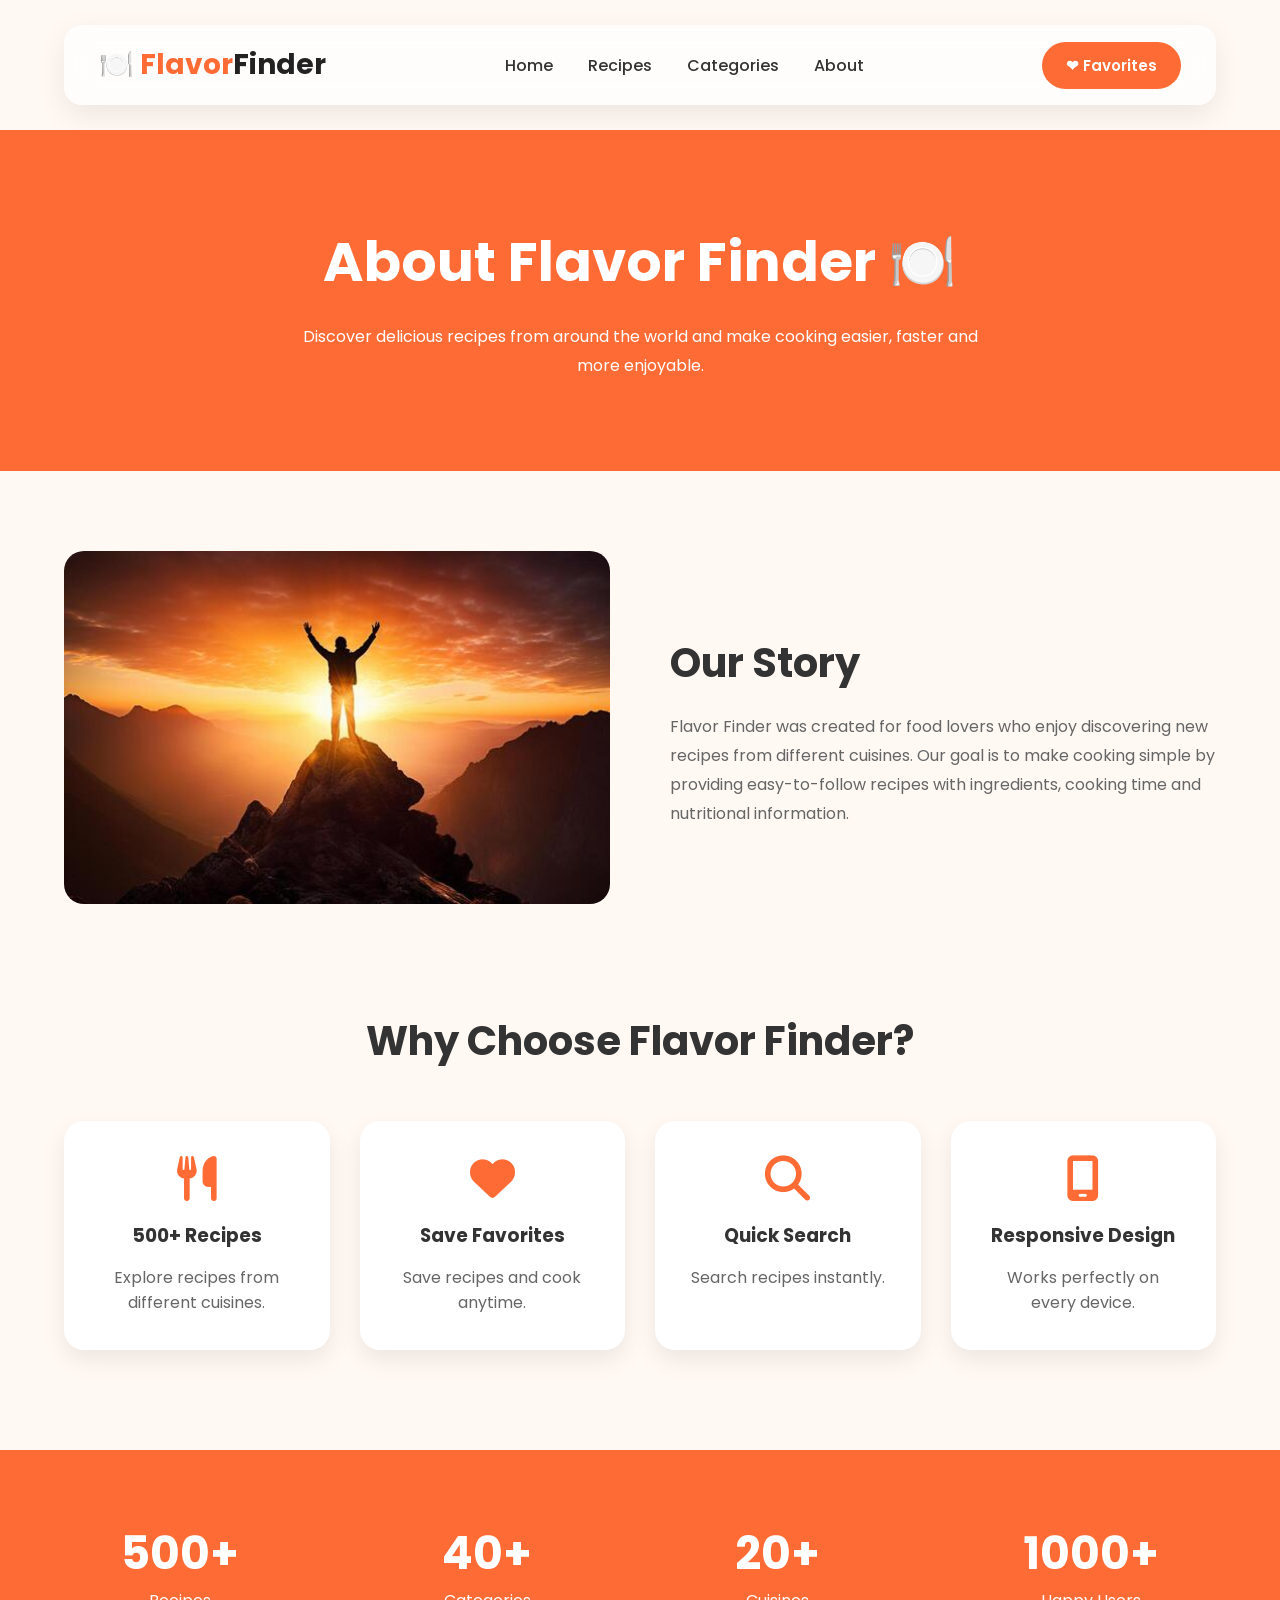
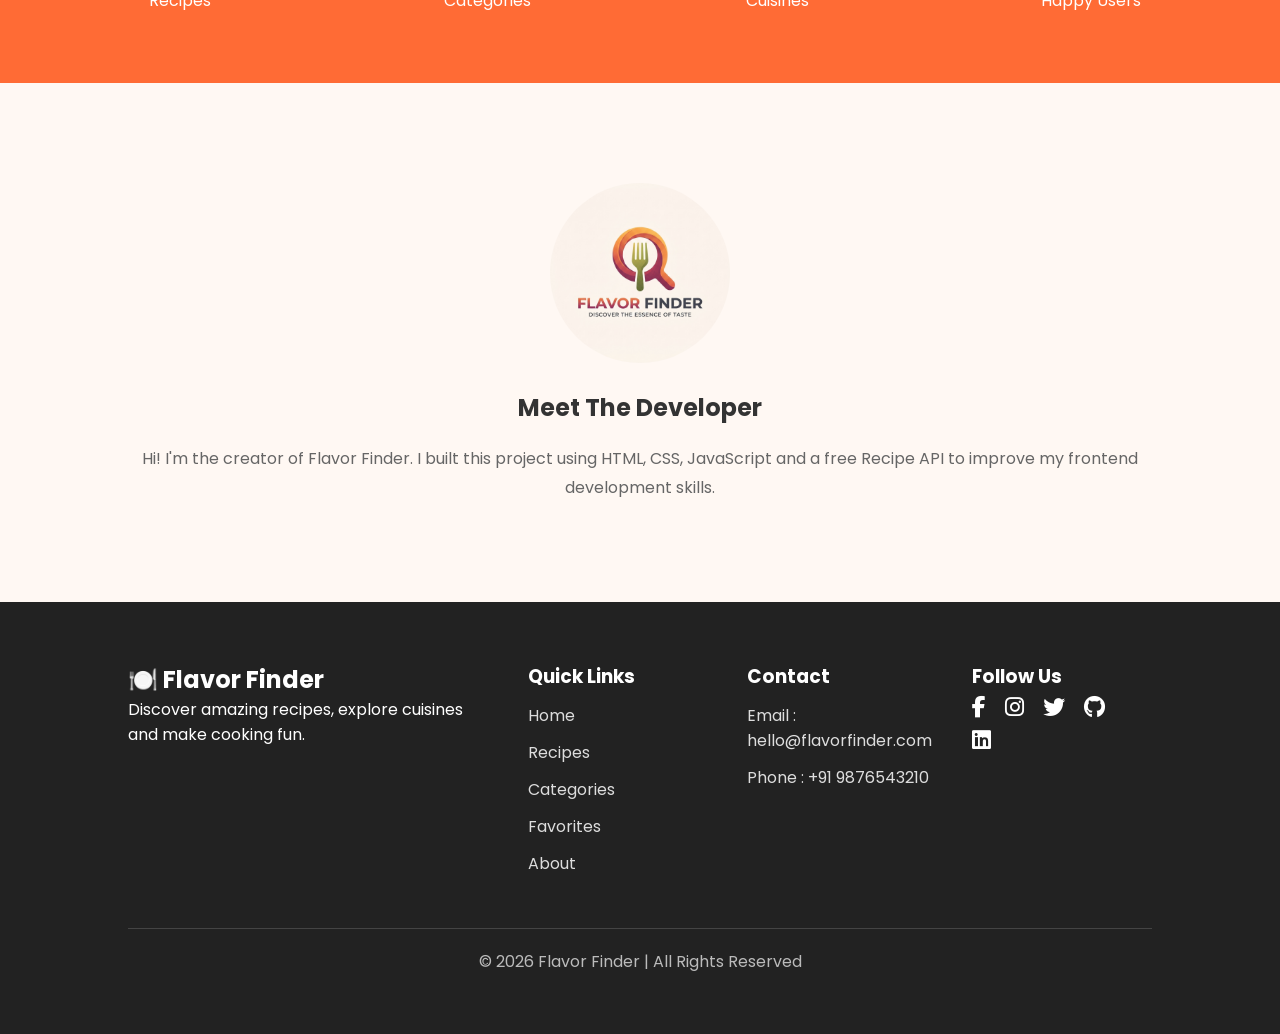
<file: about.html>
<!DOCTYPE html>
<html lang="en">
<head>
    <meta charset="UTF-8">
    <meta name="viewport" content="width=device-width, initial-scale=1.0">
    <title>About | Flavor Finder</title>

    <link rel="stylesheet" href="about.css">
    <link rel="stylesheet" href="style.css">
    <link rel="stylesheet"
    href="https://cdnjs.cloudflare.com/ajax/libs/font-awesome/6.7.1/css/all.min.css">
</head>
<body>
    <header>
        <nav class="navbar">

            <div class="logo">
                🍽️ Flavor<span>Finder</span>
            </div>

            <ul class="nav-links">
                <li><a href="index.html">Home</a></li>
                <li><a href="recipie.html">Recipes</a></li>
                <li><a href="categories.html">Categories</a></li>
                <li><a href="about.html">About</a></li>
            </ul>

            <!-- ✅ USE THIS RELATIVE LINK -->
       <a class="fav-btn" href="favorites.html">❤ Favorites</a>
        </nav>
    </header>
<!-- Hero -->
<section class="about-hero">
    <h1>About Flavor Finder 🍽️</h1>
    <p>
        Discover delicious recipes from around the world and
        make cooking easier, faster and more enjoyable.
    </p>
</section>
<!-- Story -->
<section class="story">
    <div class="left">
        <img src="images\ourstory.jpg" alt="Cooking">
    </div>
    <div class="right">
        <h2>Our Story</h2>
        <p>
            Flavor Finder was created for food lovers who enjoy
            discovering new recipes from different cuisines.

            Our goal is to make cooking simple by providing
            easy-to-follow recipes with ingredients,
            cooking time and nutritional information.
        </p>
    </div>
</section>
<!-- Features -->
<section class="features">
    <h2>Why Choose Flavor Finder?</h2>
    <div class="feature-box">
        <div class="feature">
            <i class="fa-solid fa-utensils"></i>
            <h3>500+ Recipes</h3>
            <p>
                Explore recipes from different cuisines.
            </p>
        </div>
        <div class="feature">
            <i class="fa-solid fa-heart"></i>
            <h3>Save Favorites</h3>
            <p>
                Save recipes and cook anytime.
            </p>
        </div>
        <div class="feature">
            <i class="fa-solid fa-magnifying-glass"></i>
            <h3>Quick Search</h3>
            <p>
                Search recipes instantly.
            </p>
        </div>
        <div class="feature">
            <i class="fa-solid fa-mobile-screen"></i>
            <h3>Responsive Design</h3>
            <p>
                Works perfectly on every device.
            </p>
        </div>
    </div>
</section>
<!-- Statistics -->
<section class="stats">
   <div class="stat">
        <h2>500+</h2>
        <p>Recipes</p>
    </div>
    <div class="stat">
        <h2>40+</h2>
        <p>Categories</p>
    </div>
    <div class="stat">
        <h2>20+</h2>
        <p>Cuisines</p>
    </div>
    <div class="stat">
        <h2>1000+</h2>
        <p>Happy Users</p>
    </div>
</section>
<!-- Developer -->
<section class="developer">
    <img src="images\logo.png" alt="Developer">
    <h2>Meet The Developer</h2>
    <p>
        Hi! I'm the creator of Flavor Finder.
        I built this project using HTML, CSS,
        JavaScript and a free Recipe API
        to improve my frontend development skills.
    </p>
</section>
<!-- CTA -->
<footer>
        <div class="footer-container">
            <div class="footer-logo">
                <h2>🍽️ Flavor Finder</h2>
                <p>
                    Discover amazing recipes,
                    explore cuisines and make cooking fun.
                </p>
            </div>
            <div class="footer-links">
                <h3>Quick Links</h3>
                <a href="index.html">Home</a>
                <a href="recipie.html">Recipes</a>
                <a href="categories.html">Categories</a>
                <a href="favorites.html">Favorites</a>
                <a href="about.html">About</a>
            </div>
            <div class="footer-contact">
                <h3>Contact</h3>
                <p>Email : hello@flavorfinder.com</p>
                <p>Phone : +91 9876543210</p>
            </div>
            <div class="footer-social">
                <h3>Follow Us</h3>
                <a href="#"><i class="fab fa-facebook-f"></i></a>
                <a href="#"><i class="fab fa-instagram"></i></a>
                <a href="#"><i class="fab fa-twitter"></i></a>
                <a href="#"><i class="fab fa-github"></i></a>
                <a href="#"><i class="fab fa-linkedin"></i></a>
            </div>
        </div>
        <div class="copyright">
            © 2026 Flavor Finder | All Rights Reserved
        </div>

    </footer>
</body>
</html>
</file>
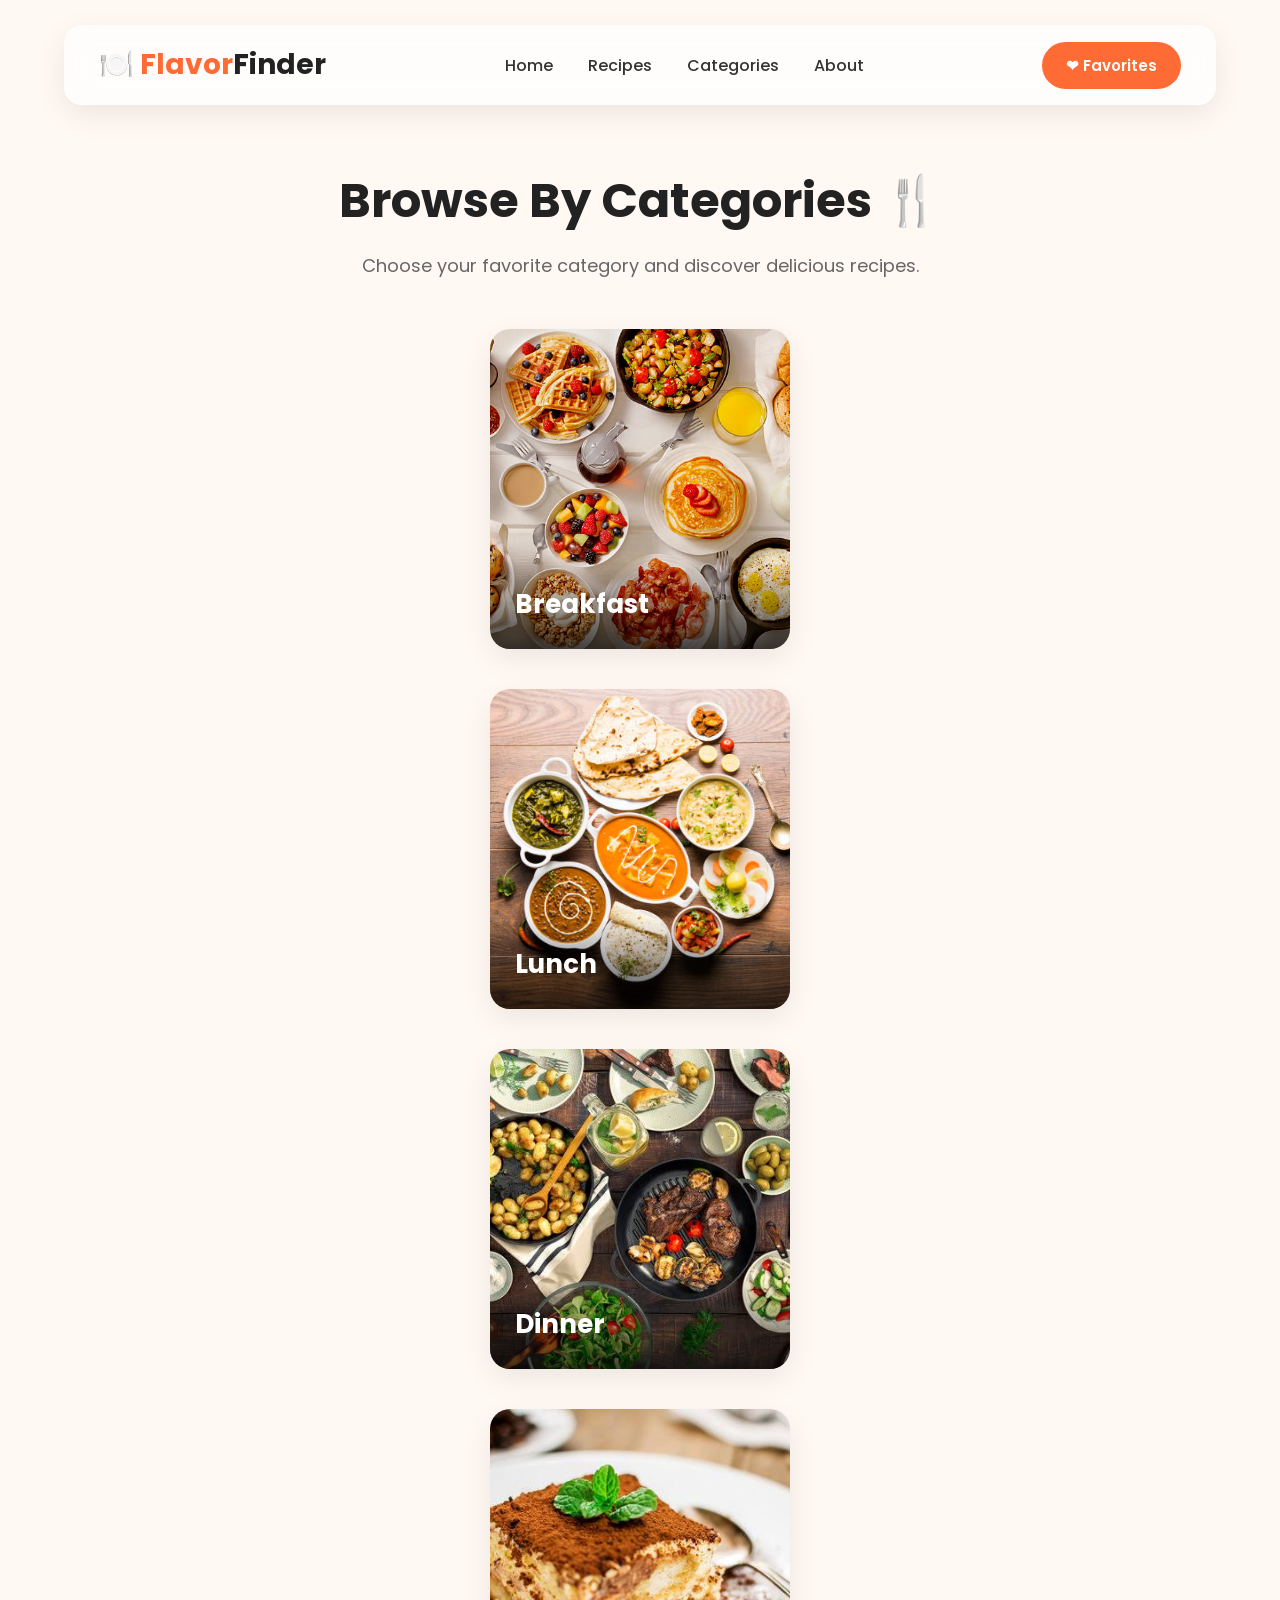
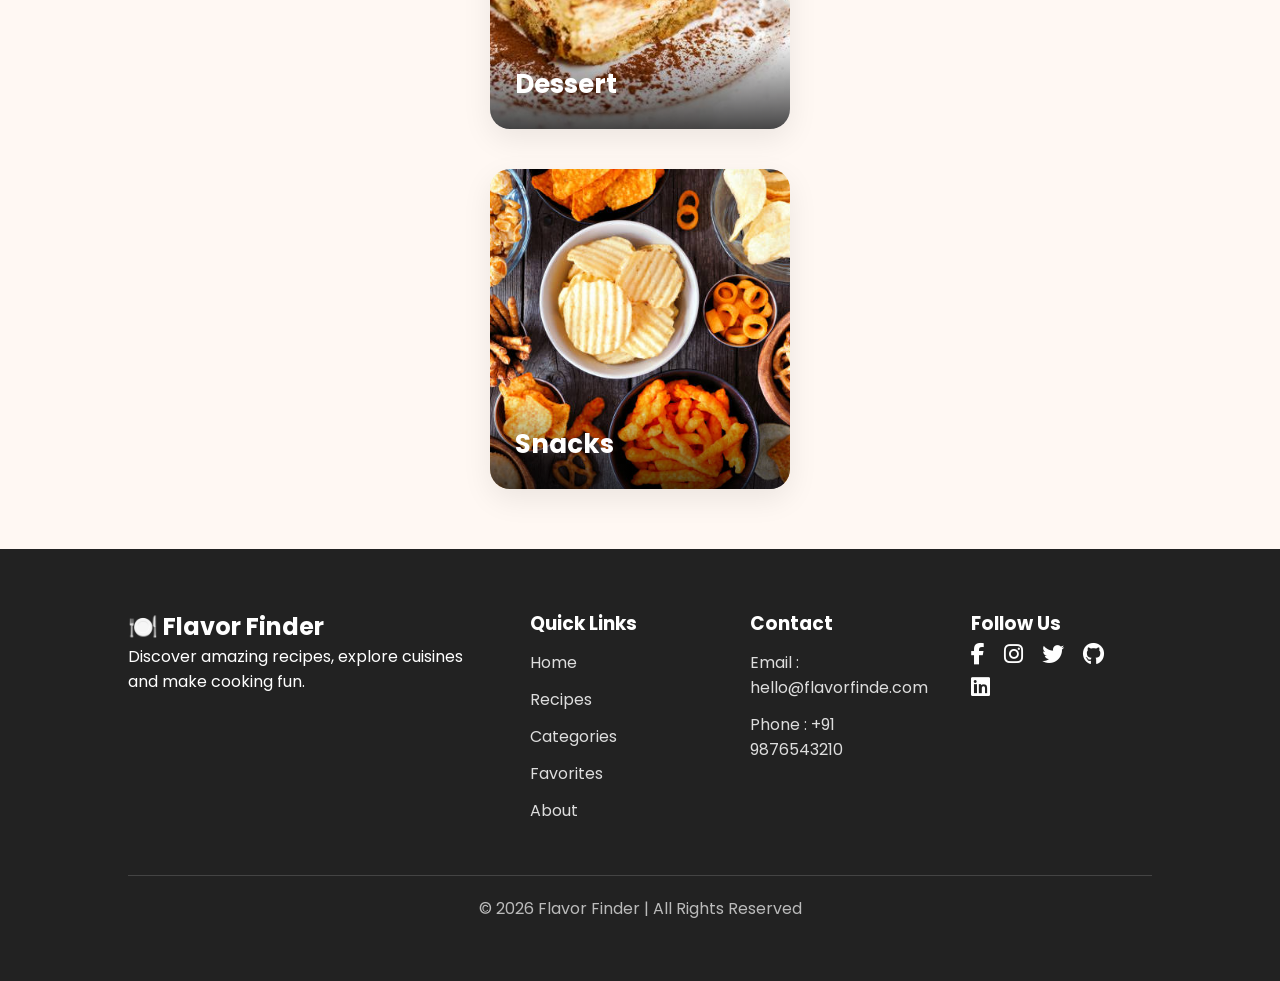
<file: categories.html>
<!DOCTYPE html>
<html lang="en">
<head>
    <meta charset="UTF-8">
    <meta name="viewport" content="width=device-width, initial-scale=1.0">
    <title>Categories | Flavor Finder</title>

    <link rel="stylesheet" href="categories.css">
    <link rel="stylesheet" href="style.css">
    <link rel="stylesheet"
    href="https://cdnjs.cloudflare.com/ajax/libs/font-awesome/6.7.1/css/all.min.css">
</head>
<body>

    <header>
        <nav class="navbar">

            <div class="logo">
                🍽️ Flavor<span>Finder</span>
            </div>

            <ul class="nav-links">
                <li><a href="index.html" >Home</a></li>
                <li><a href="recipie.html">Recipes</a></li>
                <li><a href="categories.html">Categories</a></li>
                <li><a href="about.html">About</a></li>
            </ul>

           <!-- ✅ USE THIS RELATIVE LINK -->
          <a class="fav-btn" href="favorites.html">❤ Favorites</a>

        </nav>
    </header>
<section class="categories">

    <h1>Browse By Categories 🍴</h1>

    <p>
        Choose your favorite category and discover delicious recipes.
    </p>

    <div class="category-card" data-category="breakfast">
    <img src="images\breakfast.jpg">
    <h3>Breakfast</h3>
</div>

<div class="category-card" data-category="lunch">
    <img src="images\lunch.jpg">
    <h3>Lunch</h3>
</div>

<div class="category-card" data-category="dinner">
    <img src="images\dinner1.jpg">
    <h3>Dinner</h3>
</div>

<div class="category-card" data-category="dessert">
    <img src="images\desserts.jpg">
    <h3>Dessert</h3>
</div>

<div class="category-card" data-category="snack">
    <img src="images\snacks.jpg">
    <h3>Snacks</h3>
</div>
</section>
    <footer>

        <div class="footer-container">

            <div class="footer-logo">

                <h2>🍽️ Flavor Finder</h2>

                <p>
                    Discover amazing recipes,
                    explore cuisines and make cooking fun.
                </p>
            </div>
            <div class="footer-links">
                <h3>Quick Links</h3>
                <a href="index.html">Home</a>
                <a href="recipie.html">Recipes</a>
                <a href="categories.html">Categories</a>
                <a href="favorites.html">Favorites</a>
                <a href="about.html">About</a>
            </div>
            <div class="footer-contact">
                <h3>Contact</h3>
                <p>Email : hello@flavorfinde.com</p>
                <p>Phone : +91 9876543210</p>
            </div>
            <div class="footer-social">
                <h3>Follow Us</h3>
                <a href="#"><i class="fab fa-facebook-f"></i></a>
                <a href="#"><i class="fab fa-instagram"></i></a>
                <a href="#"><i class="fab fa-twitter"></i></a>
                <a href="#"><i class="fab fa-github"></i></a>
                <a href="#"><i class="fab fa-linkedin"></i></a>
            </div>
        </div>
        <div class="copyright">
            © 2026 Flavor Finder | All Rights Reserved
        </div>
    </footer>

</body>
<script src="categories.js"> </script>
</html>
</file>
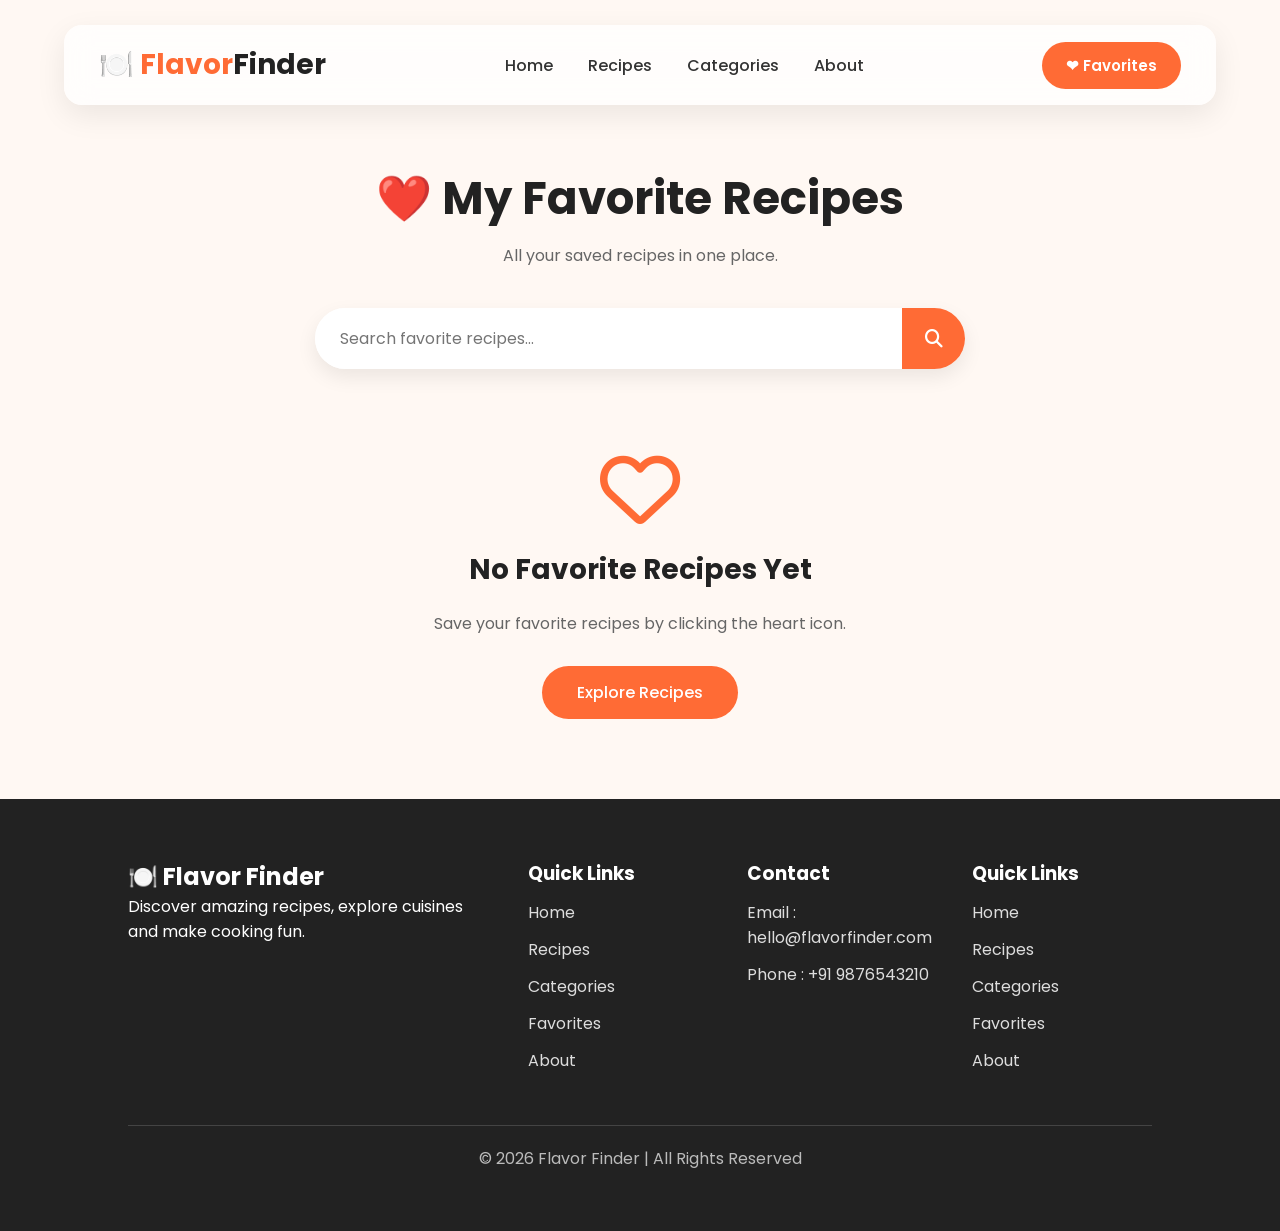
<file: favorites.html>
<!DOCTYPE html>
<html lang="en">
<head>
    <meta charset="UTF-8">
    <meta name="viewport" content="width=device-width, initial-scale=1.0">
    <title>Favorite Recipes | Flavor Finder</title>
    <link rel="stylesheet" href="favorites.css">
    <link rel="stylesheet" href="style.css">
    <link rel="stylesheet" href="https://cdnjs.cloudflare.com/ajax/libs/font-awesome/6.7.1/css/all.min.css">
</head>
<body>
    <header>
        <nav class="navbar">
            <div class="logo">
                🍽️ Flavor<span>Finder</span>
            </div>
            <ul class="nav-links">
                <li><a href="index.html">Home</a></li>
                <li><a href="recipie.html">Recipes</a></li>
                <li><a href="categories.html">Categories</a></li>
                <li><a href="about.html">About</a></li>
            </ul>
            <a class="fav-btn" href="favorites.html">❤ Favorites</a>
        </nav>
    </header>

    <section class="favorites">
        <div class="heading">
            <h1>❤️ My Favorite Recipes</h1>
            <p>All your saved recipes in one place.</p>
        </div>

        <!-- Search -->
        <div class="favorite-search">
            <input type="text" placeholder="Search favorite recipes...">
            <button>
                <i class="fa-solid fa-magnifying-glass"></i>
            </button>
        </div>

        <!-- Total -->
        <div class="favorite-info"></div>

        <!-- Cards (generated by JS) -->
        <div class="favorite-grid"></div>

        <!-- Empty State -->
        <div class="empty-state">
            <i class="fa-regular fa-heart"></i>
            <h2>No Favorite Recipes Yet</h2>
            <p>Save your favorite recipes by clicking the heart icon.</p>
            <a href="recipie.html">
                <button>Explore Recipes</button>
            </a>
        </div>
    </section>

    <footer>
        <div class="footer-container">
            <div class="footer-logo">
                <h2>🍽️ Flavor Finder</h2>
                <p>Discover amazing recipes, explore cuisines and make cooking fun.</p>
            </div>
            <div class="footer-links">
                <h3>Quick Links</h3>
                <a href="index.html">Home</a>
                <a href="recipie.html">Recipes</a>
                <a href="categories.html">Categories</a>
                <a href="favorites.html">Favorites</a>
                <a href="about.html">About</a>
            </div>
            <div class="footer-contact">
                <h3>Contact</h3>
                <p>Email : hello@flavorfinder.com</p>
                <p>Phone : +91 9876543210</p>
            </div>
            <div class="footer-links">
                <h3>Quick Links</h3>
                <a href="index.html">Home</a>
                <a href="recipie.html">Recipes</a>
                <a href="categories.html">Categories</a>
                <a href="favorites.html">Favorites</a>
                <a href="about.html">About</a>
            </div>
        </div>
        <div class="copyright">
            © 2026 Flavor Finder | All Rights Reserved
        </div>
    </footer>

    <script src="favorites.js"></script>
</body>
</html>
</file>
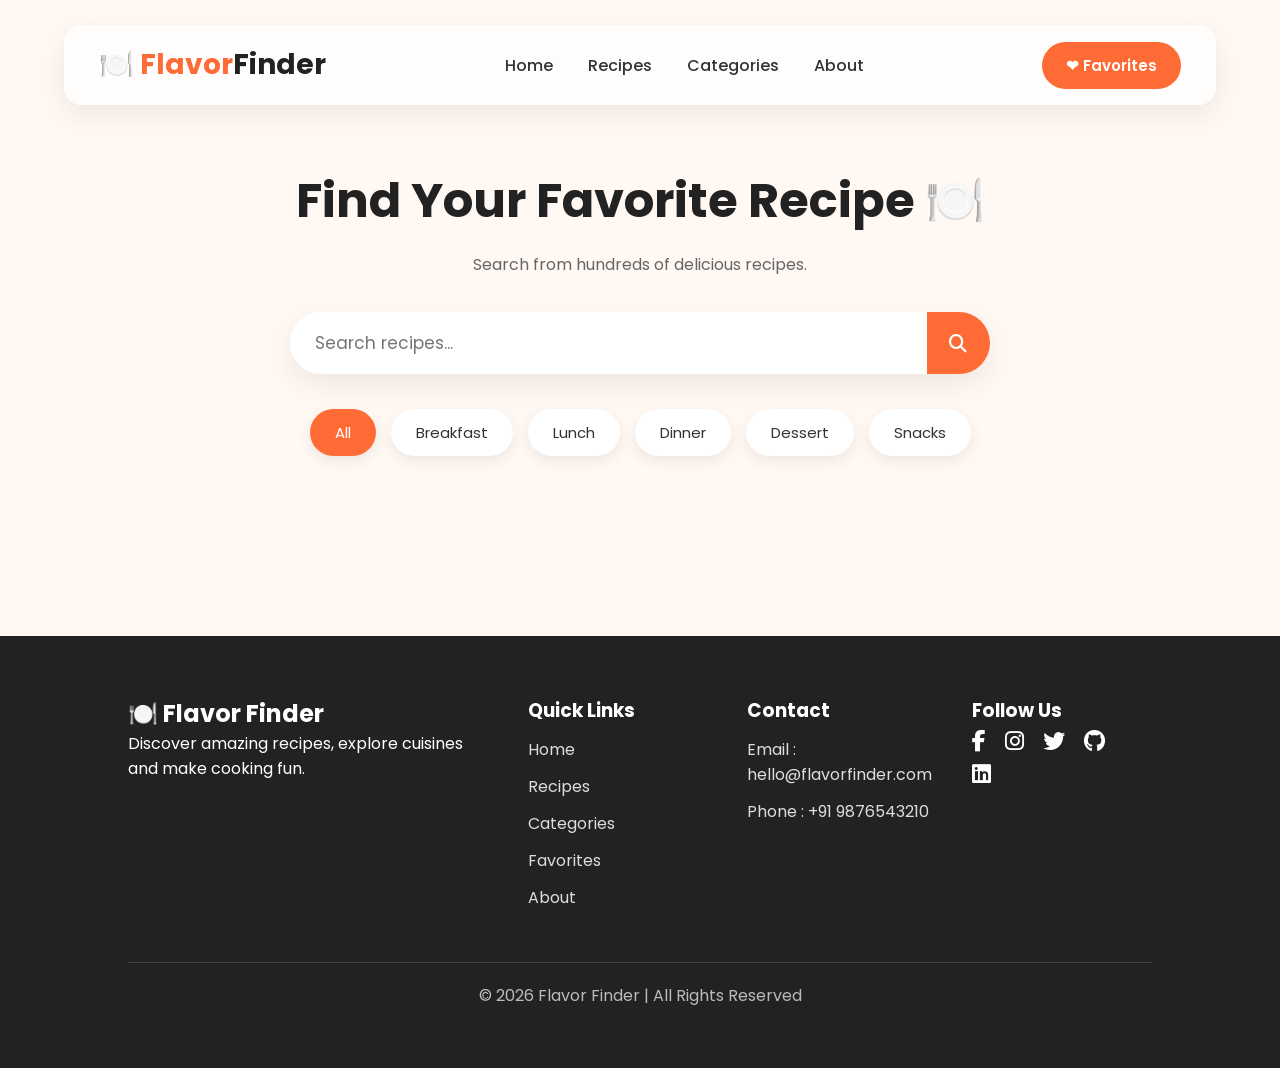
<file: recipie.html>
<!DOCTYPE html>
<html lang="en">
<head>
    <meta charset="UTF-8">
    <meta name="viewport" content="width=device-width, initial-scale=1.0">
    <title>Recipes | Flavor Finder</title>
    <link rel="stylesheet" href="recipe.css">
    <link rel="stylesheet" href="style.css">
    <link rel="stylesheet" href="https://cdnjs.cloudflare.com/ajax/libs/font-awesome/6.7.1/css/all.min.css">
</head>
<body>
    <header>
        <nav class="navbar">
            <div class="logo">
                🍽️ Flavor<span>Finder</span>
            </div>
            <ul class="nav-links">
                <li><a href="index.html">Home</a></li>
                <li><a href="recipie.html">Recipes</a></li>
                <li><a href="categories.html">Categories</a></li>
                <li><a href="about.html">About</a></li>
            </ul>
            <a class="fav-btn" href="favorites.html">❤ Favorites</a>
        </nav>
    </header>

    <section class="recipe-page">
        <h1>Find Your Favorite Recipe 🍽️</h1>
        <p>Search from hundreds of delicious recipes.</p>
        <div class="search-box">
            <input type="text" id="searchInput" placeholder="Search recipes...">
            <button id="searchBtn">
                <i class="fa-solid fa-magnifying-glass"></i>
            </button>
        </div>
        <div class="filters">
            <button class="active" data-category="all">All</button>
            <button data-category="breakfast">Breakfast</button>
            <button data-category="lunch">Lunch</button>
            <button data-category="dinner">Dinner</button>
            <button data-category="dessert">Dessert</button>
            <button data-category="snack">Snacks</button>
        </div>
    </section>

    <!-- Recipes Grid -->
    <section class="recipes-container"></section>

    <footer>
        <div class="footer-container">
            <div class="footer-logo">
                <h2>🍽️ Flavor Finder</h2>
                <p>Discover amazing recipes, explore cuisines and make cooking fun.</p>
            </div>
            <div class="footer-links">
                <h3>Quick Links</h3>
                <a href="index.html">Home</a>
                <a href="recipie.html">Recipes</a>
                <a href="categories.html">Categories</a>
                <a href="favorites.html">Favorites</a>
                <a href="about.html">About</a>
            </div>
            <div class="footer-contact">
                <h3>Contact</h3>
                <p>Email : hello@flavorfinder.com</p>
                <p>Phone : +91 9876543210</p>
            </div>
            <div class="footer-social">
                <h3>Follow Us</h3>
                <a href="#"><i class="fab fa-facebook-f"></i></a>
                <a href="#"><i class="fab fa-instagram"></i></a>
                <a href="#"><i class="fab fa-twitter"></i></a>
                <a href="#"><i class="fab fa-github"></i></a>
                <a href="#"><i class="fab fa-linkedin"></i></a>
            </div>
        </div>
        <div class="copyright">
            © 2026 Flavor Finder | All Rights Reserved
        </div>
    </footer>

    <script src="recipes.js"></script>
</body>
</html>
</file>
<file: about.css>
*{
    margin:0;
    padding:0;
    box-sizing:border-box;
    font-family:Poppins,sans-serif;
}
body{
    background:#fff8f3;
    color:#333;
}
/* Hero */
.about-hero{
    padding:90px 10%;
    text-align:center;
    background:#ff6b35;
    color:white;
}
.about-hero h1{
    font-size:55px;
    margin-bottom:20px;
}
.about-hero p{
    max-width:700px;
    margin:auto;
    line-height:1.8;
}
/* Story */
.story{
    width:90%;
    margin:80px auto;
    display:flex;
    align-items:center;
    gap:60px;
    flex-wrap:wrap;
}
.story img{
    width:100%;
    border-radius:20px;
}
.left,.right{
    flex:1;
}
.right h2{
    font-size:40px;
     margin-bottom:20px;
}
.right p{
    line-height:1.8;
    color:#666;
}
/* Features */
.features{
    width:90%;
    margin:100px auto;
    text-align:center;
}
.features h2{
    margin-bottom:50px;
    font-size:40px;
}
.feature-box{
    display:grid;
    grid-template-columns:repeat(auto-fit,minmax(250px,1fr));
    gap:30px;
}
.feature{
    background:white;
    padding:35px;
    border-radius:20px;
    box-shadow:0 10px 25px rgba(0,0,0,.08);
}
.feature i{
    font-size:45px;
    color:#ff6b35;
    margin-bottom:20px;
}
.feature p{
    color:#666;
    margin-top:15px;
}
/* Stats */
.stats{
    background:#ff6b35;
    color:white;
    display:flex;
    justify-content:space-around;
    padding:70px 20px;
    flex-wrap:wrap;
    text-align:center;
}
.stat h2{
    font-size:45px;
}
/* Developer */
.developer{
    width:80%;
    margin:100px auto;
    text-align:center;
}
.developer img{
    width:180px;
    border-radius:50%;
    margin-bottom:20px;
}
.developer p{
    margin-top:20px;
    color:#666;
    line-height:1.8;
}
/* CTA */
.cta{
   text-align:center;
    padding:80px 20px;
    background:#fff;
}
.cta h2{
    margin-bottom:25px;
    font-size:35px;
}
.cta button{
    padding:15px 35px;
    border:none;
    border-radius:40px;
    background:#ff6b35;
    color:white;
    font-size:18px;
    cursor:pointer;
}
</file>
<file: style.css>
/* Google Font */
@import url('https://fonts.googleapis.com/css2?family=Poppins:wght@300;400;500;600;700&display=swap');

*{
    margin:0;
    padding:0;
    box-sizing:border-box;
    font-family:'Poppins',sans-serif;
}

body{
    background:#fff8f3;
}

/* Navbar */

.navbar{
    width:90%;
    height:80px;

    margin:25px auto;

    display:flex;
    justify-content:space-between;
    align-items:center;

    padding:0 35px;

    background:rgba(255,255,255,.75);

    backdrop-filter:blur(15px);

    border-radius:18px;

    box-shadow:0 10px 30px rgba(0,0,0,.08);
}

/* Logo */

.logo{
    font-size:28px;
    font-weight:700;
    color:#ff6b35;
    cursor:pointer;
}

.logo span{
    color:#222;
}

/* Navigation */

.nav-links{
    display:flex;
    list-style:none;
    gap:35px;
}

.nav-links a{
    text-decoration:none;
    color:#333;
    font-size:16px;
    font-weight:500;
    position:relative;
    transition:.3s;
}

.nav-links a:hover,
.nav-links .active{
    color:#ff6b35;
}

.nav-links a::after{
    content:"";
    position:absolute;
    left:0;
    bottom:-6px;

    width:0%;
    height:2px;

    background:#ff6b35;

    transition:.3s;
}

.nav-links a:hover::after{
    width:100%;
}

/* Button */

.fav-btn{
    border:none;
    outline:none;
    background:#ff6b35;
    color:#fff;
    padding:12px 24px;
    border-radius:50px;
    cursor:pointer;
    font-size:15px;
    font-weight:600;
    transition:.3s;
    text-decoration: none;
}

.fav-btn:hover{
    background:#ff8c42;
    transform:translateY(-3px);
    box-shadow:0 8px 20px rgba(255,107,53,.3);
}

/* Responsive */

@media(max-width:900px){

    .navbar{
        flex-direction:column;
        height:auto;
        padding:20px;
        gap:20px;
    }

    .nav-links{
        flex-wrap:wrap;
        justify-content:center;
        gap:20px;
    }

}
/* Hero */

.hero{
    width:90%;
    margin:80px auto;
    display:flex;
    justify-content:space-between;
    align-items:center;
    gap:60px;
}

.hero-content{
    flex:1;
}

.hero-content h1{
    font-size:55px;
    color:#222;
    margin-bottom:20px;
}

.hero-content p{
    font-size:18px;
    color:#666;
    line-height:1.8;
    margin-bottom:30px;
}

.hero-content button{
    padding:15px 35px;
    border:none;
    border-radius:50px;
    background:#ff6b35;
    color:white;
    font-size:17px;
    cursor:pointer;
    transition:.3s;
}
.exploreBtn{
    color: red;
    background-color: yellow;
    text-decoration: none;
    border-radius: 15px;
    padding: 12px 9px;

}
.hero-content button:hover{
    transform:translateY(-5px);
}

.hero-image{
    flex:1;
    text-align:center;
    width: 100%;
}

.hero-image img{
    width:100%;
    max-width:500px;
}

/* About */

.about{
    width:90%;
    margin:100px auto;
    text-align:center;
}

.about h2{
    font-size:40px;
    margin-bottom:50px;
}

.about-box{
    display:flex;
    justify-content:center;
    gap:30px;
    flex-wrap:wrap;
}

.card{
    width:300px;
    padding:30px;
    border-radius:20px;
    background:white;
    box-shadow:0 10px 30px rgba(0,0,0,.08);
}

.card i{
    font-size:45px;
    color:#ff6b35;
    margin-bottom:20px;
}

.card h3{
    margin-bottom:15px;
}

.card p{
    color:#666;
    line-height:1.7;
}

/* Footer */

footer{
    background:#222;
    color:white;
    padding:60px 10%;
}

.footer-container{
    display:grid;
    grid-template-columns:2fr 1fr 1fr 1fr;
    gap:40px;
}

.footer-links a{
    display:block;
    color:#ddd;
    text-decoration:none;
    margin:12px 0;
}

.footer-contact p{
    margin:12px 0;
    color:#ddd;
}

.footer-social a{
    color:white;
    margin-right:15px;
    font-size:22px;
}

.footer-social a:hover{
    color:#ff6b35;
}

.copyright{
    text-align:center;
    margin-top:40px;
    border-top:1px solid #444;
    padding-top:20px;
    color:#bbb;
}
/* ========================================= */
/* MOBILE RESPONSIVE */
/* ========================================= */

@media screen and (max-width:768px){
    *{
        overflow-x:hidden;
    }
    body{
        overflow-x:hidden;
    }
    /* Navbar */
    .navbar{
        width:95%;
        height:auto;
        padding:20px;
        flex-direction:column;
        gap:20px;
        text-align:center;
    }
    .logo{
        font-size:26px;
    }
    .nav-links{
        width:100%;
        flex-direction:column;
        gap:15px;
    }
    .nav-links li{
        width:100%;
    }
    .nav-links a{
        display:block;
        padding:8px;
    }
    .fav-btn{
        width:100%;
        display:block;
        text-align:center;
    }
    /* Hero */
    .hero{
        flex-direction:column-reverse;
        text-align:center;
        gap:40px;
        margin:50px auto;
    }
    .hero-content{
        width:100%;
    }
    .hero-content h1{
        font-size:34px;
        line-height:1.3;
    }
    .hero-content p{
        font-size:16px;
    }
    .hero-content button{
        width:100%;
        padding:15px;
    }
    .hero-image{
        width:100%;
    }
    .hero-image img{
        width:100%;
        max-width:320px;
    }
    /* About */
    .about{
        margin:70px auto;
    }
    .about h2{
        font-size:30px;
    }
    .about-box{
        flex-direction:column;
        align-items:center;
    }
    .card{
        width:100%;
        max-width:350px;
    }
    /* Footer */
    footer{
        padding:50px 25px;
    }
    .footer-container{
        grid-template-columns:1fr;
        text-align:center;
        gap:35px;
    }
    .footer-links a{
        margin:8px 0;
    }
    .footer-social{
        margin-top:10px;
    }
    .footer-social a{
        margin:0 10px;
    }
    .copyright{
        margin-top:30px;
     }
}
/* ========================================= */
/* TABLET */
/* ========================================= */

@media screen and (min-width:769px) and (max-width:1024px){
    .hero{
        flex-direction:column;
        text-align:center;
    }
    .hero-image img{
        max-width:450px;
    }
    .about-box{
        justify-content:center;
    }
    .footer-container{
        grid-template-columns:repeat(2,1fr);
        text-align:center;
    }
}
</file>
<file: categories.css>
/* Categories Section */
.categories {
    width: 90%;
    margin: 60px auto;
    text-align: center;
}

.categories h1 {
    font-size: 48px;
    color: #222;
}

.categories > p {
    margin: 15px 0 50px;
    color: #666;
    font-size: 18px;
}

/* Category Cards Grid */
.category-card {
    width: 100%;
    max-width: 300px;
    margin: 0 auto 40px;
    border-radius: 20px;
    overflow: hidden;
    position: relative;
    cursor: pointer;
    box-shadow: 0 10px 30px rgba(0, 0, 0, .08);
    transition: .4s;
}

.category-card:hover {
    transform: translateY(-10px) scale(1.02);
    box-shadow: 0 20px 40px rgba(0, 0, 0, .15);
}

.category-card img {
    width: 100%;
    height: 320px;
    object-fit: cover;
    display: block;
    transition: .4s;
}

.category-card:hover img {
    transform: scale(1.08);
}

.category-card h3 {
    position: absolute;
    bottom: 0;
    left: 0;
    right: 0;
    padding: 25px;
    margin: 0;
    background: linear-gradient(transparent, rgba(0, 0, 0, .7));
    color: white;
    font-size: 26px;
    text-align: left;
    text-transform: capitalize;
}

/* ===========================
   Category Header (after click)
   =========================== */
.cat-header {
    margin-bottom: 50px;
}

.cat-header h1 {
    font-size: 42px;
    color: #222;
    margin-bottom: 10px;
    text-transform: capitalize;
}

.cat-header p {
    color: #888;
    font-size: 17px;
    margin-bottom: 30px;
}

.back-btn {
    display: inline-flex;
    align-items: center;
    gap: 8px;
    padding: 12px 28px;
    border: 2px solid #ff6b35;
    border-radius: 30px;
    background: transparent;
    color: #ff6b35;
    font-size: 15px;
    font-weight: 600;
    cursor: pointer;
    transition: .3s;
    margin-bottom: 20px;
    font-family: Poppins, sans-serif;
}

.back-btn:hover {
    background: #ff6b35;
    color: white;
}

/* ===========================
   Category Recipe Cards Grid
   =========================== */
.cat-recipes-grid {
    display: grid;
    grid-template-columns: repeat(auto-fit, minmax(280px, 1fr));
    gap: 30px;
    padding-bottom: 50px;
}

.cat-recipe-card {
    background: white;
    border-radius: 18px;
    overflow: hidden;
    box-shadow: 0 10px 25px rgba(0, 0, 0, .08);
    transition: .3s;
}

.cat-recipe-card:hover {
    transform: translateY(-8px);
    box-shadow: 0 15px 35px rgba(0, 0, 0, .12);
}

.cat-recipe-card img {
    width: 100%;
    height: 220px;
    object-fit: cover;
}

.cat-card-content {
    padding: 20px;
}

.cat-card-content h3 {
    font-size: 19px;
    color: #222;
    margin-bottom: 6px;
}

.cat-card-content p {
    color: #888;
    font-size: 14px;
    margin-bottom: 15px;
    text-transform: capitalize;
}

.cat-card-info {
    display: flex;
    justify-content: space-between;
    font-size: 13px;
    color: #666;
    margin-bottom: 18px;
    flex-wrap: wrap;
    gap: 5px;
}

.cat-view-btn {
    width: 100%;
    border: none;
    padding: 14px;
    border-radius: 10px;
    background: #ff6b35;
    color: white;
    font-size: 15px;
    font-weight: 500;
    cursor: pointer;
    transition: .3s;
    font-family: Poppins, sans-serif;
}

.cat-view-btn:hover {
    background: #e55a28;
    transform: scale(1.02);
}

/* ===========================
   Modal Overlay
   =========================== */
.cat-modal-overlay {
    position: fixed;
    top: 0;
    left: 0;
    width: 100%;
    height: 100%;
    background: rgba(0, 0, 0, .6);
    backdrop-filter: blur(5px);
    z-index: 1000;
    display: none;
    justify-content: center;
    align-items: flex-start;
    padding: 30px 15px;
    overflow-y: auto;
}

.cat-modal-overlay.active {
    display: flex;
}

.cat-modal-content {
    background: white;
    border-radius: 20px;
    width: 750px;
    max-width: 100%;
    position: relative;
    overflow: hidden;
    animation: catSlideIn .4s ease;
    margin: auto 0;
}

@keyframes catSlideIn {
    from {
        opacity: 0;
        transform: translateY(40px) scale(.96);
    }
    to {
        opacity: 1;
        transform: translateY(0) scale(1);
    }
}

.cat-modal-close {
    position: absolute;
    top: 15px;
    right: 15px;
    width: 40px;
    height: 40px;
    border-radius: 50%;
    border: none;
    background: rgba(0, 0, 0, .5);
    color: white;
    font-size: 20px;
    cursor: pointer;
    z-index: 10;
    display: flex;
    align-items: center;
    justify-content: center;
    transition: .3s;
}

.cat-modal-close:hover {
    background: #ff6b35;
    transform: rotate(90deg);
}

.cat-modal-image {
    position: relative;
    width: 100%;
    height: 350px;
    overflow: hidden;
}

.cat-modal-image img {
    width: 100%;
    height: 100%;
    object-fit: cover;
}

.cat-modal-badges {
    position: absolute;
    bottom: 15px;
    left: 15px;
    display: flex;
    gap: 10px;
}

.cat-badge {
    padding: 6px 16px;
    border-radius: 20px;
    font-size: 13px;
    font-weight: 500;
    color: white;
    text-transform: capitalize;
}

.cat-badge:first-child {
    background: #ff6b35;
}

.cat-badge:last-child {
    background: #333;
}

.cat-modal-body {
    padding: 30px;
}

.cat-modal-body h1 {
    font-size: 28px;
    color: #222;
    margin-bottom: 5px;
}

.cat-modal-cuisine {
    color: #888;
    font-size: 15px;
    margin-bottom: 25px;
    text-transform: capitalize;
}

/* Stats */
.cat-modal-stats {
    display: flex;
    flex-wrap: wrap;
    gap: 12px;
    margin-bottom: 30px;
    padding-bottom: 25px;
    border-bottom: 1px solid #eee;
}

.cat-stat {
    flex: 1;
    min-width: 100px;
    display: flex;
    align-items: center;
    gap: 10px;
    padding: 12px 15px;
    background: #fff8f3;
    border-radius: 12px;
}

.cat-stat > i {
    font-size: 20px;
    color: #ff6b35;
}

.cat-stat div {
    display: flex;
    flex-direction: column;
}

.cat-stat-label,
.cat-label {
    font-size: 11px;
    color: #999;
    text-transform: uppercase;
    letter-spacing: .5px;
}

.cat-stat-value {
    font-size: 15px;
    font-weight: 600;
    color: #222;
}

/* Sections */
.cat-modal-section {
    margin-bottom: 30px;
}

.cat-modal-section h2 {
    font-size: 20px;
    color: #222;
    margin-bottom: 15px;
    display: flex;
    align-items: center;
    gap: 10px;
}

.cat-modal-section h2 i {
    color: #ff6b35;
    font-size: 18px;
}

/* Ingredients */
.cat-ingredients {
    list-style: none;
    display: grid;
    grid-template-columns: 1fr 1fr;
    gap: 10px;
}

.cat-ingredients li {
    padding: 10px 15px;
    background: #fff8f3;
    border-radius: 10px;
    font-size: 14px;
    color: #444;
    display: flex;
    align-items: center;
    gap: 8px;
    transition: .2s;
    cursor: pointer;
}

.cat-ingredients li:hover {
    background: #ffe8dc;
}

.cat-ingredients li.checked {
    text-decoration: line-through;
    opacity: .5;
}

.cat-ingredients li::before {
    content: "🥄";
    font-size: 13px;
}

/* Instructions */
.cat-instructions {
    list-style: none;
    counter-reset: step;
    display: flex;
    flex-direction: column;
    gap: 15px;
}

.cat-instructions li {
    counter-increment: step;
    display: flex;
    gap: 15px;
    align-items: flex-start;
    font-size: 14px;
    color: #555;
    line-height: 1.7;
}

.cat-instructions li::before {
    content: counter(step);
    flex-shrink: 0;
    width: 32px;
    height: 32px;
    border-radius: 50%;
    background: #ff6b35;
    color: white;
    display: flex;
    align-items: center;
    justify-content: center;
    font-size: 14px;
    font-weight: 600;
    margin-top: 2px;
}

/* Tags */
.cat-modal-tags {
    display: flex;
    flex-wrap: wrap;
    gap: 8px;
    margin-bottom: 25px;
}

.cat-modal-tags span {
    padding: 6px 16px;
    background: #f0f0f0;
    border-radius: 20px;
    font-size: 13px;
    color: #555;
    text-transform: capitalize;
}

/* Favorite Button */
.cat-fav-btn {
    width: 100%;
    padding: 16px;
    border: 2px solid #ff6b35;
    border-radius: 12px;
    background: transparent;
    color: #ff6b35;
    font-size: 16px;
    font-weight: 600;
    cursor: pointer;
    transition: .3s;
    display: flex;
    align-items: center;
    justify-content: center;
    gap: 8px;
    font-family: Poppins, sans-serif;
}

.cat-fav-btn:hover {
    background: #ff6b35;
    color: white;
}

.cat-fav-btn.favorited {
    background: #ff6b35;
    color: white;
}

/* ===========================
   Responsive
   =========================== */
@media (max-width: 600px) {
    .categories h1,
    .cat-header h1 {
        font-size: 30px;
    }

    .category-card img {
        height: 240px;
    }

    .category-card h3 {
        font-size: 20px;
    }

    .cat-modal-image {
        height: 220px;
    }

    .cat-modal-body {
        padding: 20px;
    }

    .cat-modal-body h1 {
        font-size: 22px;
    }

    .cat-modal-stats {
        gap: 8px;
    }

    .cat-stat {
        min-width: 80px;
        padding: 10px;
    }

    .cat-ingredients {
        grid-template-columns: 1fr;
    }
}
</file>
<file: favorites.css>
* {
    margin: 0;
    padding: 0;
    box-sizing: border-box;
    font-family: Poppins, sans-serif;
}

body {
    background: #fff8f3;
}

/* ===========================
   Heading
   =========================== */
.favorites {
    width: 90%;
    margin: 60px auto;
}

.heading {
    text-align: center;
}

.heading h1 {
    font-size: 45px;
    color: #222;
}

.heading p {
    margin-top: 10px;
    color: #666;
}

/* ===========================
   Search
   =========================== */
.favorite-search {
    width: 650px;
    max-width: 100%;
    margin: 40px auto;
    display: flex;
    overflow: hidden;
    border-radius: 50px;
    background: white;
    box-shadow: 0 8px 20px rgba(0, 0, 0, .08);
}

.favorite-search input {
    width: 100%;
    border: none;
    outline: none;
    padding: 18px 25px;
    font-size: 16px;
}

.favorite-search button {
    width: 70px;
    border: none;
    background: #ff6b35;
    color: white;
    cursor: pointer;
    font-size: 18px;
    transition: .3s;
}

.favorite-search button:hover {
    background: #e55a28;
}

/* ===========================
   Info
   =========================== */
.favorite-info {
    margin: 30px 0;
    font-size: 18px;
    color: #444;
}

.favorite-info h3 {
    font-weight: 500;
}

/* ===========================
   Cards Grid
   =========================== */
.favorite-grid {
    display: grid;
    grid-template-columns: repeat(auto-fit, minmax(300px, 1fr));
    gap: 30px;
    padding-bottom: 40px;
}

.favorite-card {
    background: white;
    border-radius: 18px;
    overflow: hidden;
    box-shadow: 0 10px 25px rgba(0, 0, 0, .08);
    transition: .3s;
}

.favorite-card:hover {
    transform: translateY(-8px);
    box-shadow: 0 15px 35px rgba(0, 0, 0, .12);
}

.image {
    position: relative;
}

.image img {
    width: 100%;
    height: 220px;
    object-fit: cover;
}

.heart {
    position: absolute;
    top: 15px;
    right: 15px;
    width: 45px;
    height: 45px;
    border: none;
    border-radius: 50%;
    background: white;
    font-size: 20px;
    cursor: pointer;
    transition: .3s;
    display: flex;
    align-items: center;
    justify-content: center;
}

.heart:hover {
    transform: scale(1.15);
    background: #ffe0e0;
}

.content {
    padding: 20px;
}

.content h2 {
    font-size: 20px;
    color: #222;
    margin-bottom: 6px;
}

.content p {
    color: #777;
    margin: 0 0 15px;
    font-size: 14px;
    text-transform: capitalize;
}

.details {
    display: flex;
    justify-content: space-between;
    margin-bottom: 20px;
    font-size: 14px;
    color: #555;
}

.view {
    width: 100%;
    padding: 13px;
    border: none;
    border-radius: 10px;
    background: #ff6b35;
    color: white;
    cursor: pointer;
    font-size: 16px;
    font-weight: 500;
    transition: .3s;
    font-family: Poppins, sans-serif;
}

.view:hover {
    background: #e55a28;
}

/* ===========================
   Empty State
   =========================== */
.empty-state {
    margin: 80px auto;
    text-align: center;
    display: none;
}

.empty-state i {
    font-size: 80px;
    color: #ff6b35;
}

.empty-state h2 {
    margin: 20px 0;
    color: #222;
    font-size: 28px;
}

.empty-state p {
    color: #666;
    margin-bottom: 30px;
}

.empty-state a {
    text-decoration: none;
}

.empty-state button {
    padding: 14px 35px;
    border: none;
    border-radius: 40px;
    background: #ff6b35;
    color: white;
    cursor: pointer;
    font-size: 16px;
    font-weight: 500;
    transition: .3s;
    font-family: Poppins, sans-serif;
}

.empty-state button:hover {
    background: #e55a28;
    transform: scale(1.05);
}

/* ===========================
   Toast Notification
   =========================== */
/* Toast */
.fav-toast {
    position: fixed;
    bottom: 30px;
    left: 50%;
    transform: translateX(-50%) translateY(20px);
    background: #222;
    color: white;
    padding: 14px 30px;
    border-radius: 12px;
    font-size: 15px;
    font-weight: 500;
    z-index: 2000;
    opacity: 0;
    transition: .3s;
    white-space: nowrap;
    box-shadow: 0 8px 25px rgba(0, 0, 0, .3);
}

.fav-toast.show {
    opacity: 1;
    transform: translateX(-50%) translateY(0);
}

/* ===========================
   Modal Overlay
   =========================== */
.fav-modal-overlay {
    position: fixed;
    top: 0;
    left: 0;
    width: 100%;
    height: 100%;
    background: rgba(0, 0, 0, .6);
    backdrop-filter: blur(5px);
    z-index: 1000;
    display: none;
    justify-content: center;
    align-items: flex-start;
    padding: 30px 15px;
    overflow-y: auto;
}

.fav-modal-overlay.active {
    display: flex;
}

.fav-modal-content {
    background: white;
    border-radius: 20px;
    width: 750px;
    max-width: 100%;
    position: relative;
    overflow: hidden;
    animation: favSlideIn .4s ease;
    margin: auto 0;
}

@keyframes favSlideIn {
    from {
        opacity: 0;
        transform: translateY(40px) scale(.96);
    }
    to {
        opacity: 1;
        transform: translateY(0) scale(1);
    }
}

.fav-modal-close {
    position: absolute;
    top: 15px;
    right: 15px;
    width: 40px;
    height: 40px;
    border-radius: 50%;
    border: none;
    background: rgba(0, 0, 0, .5);
    color: white;
    font-size: 20px;
    cursor: pointer;
    z-index: 10;
    display: flex;
    align-items: center;
    justify-content: center;
    transition: .3s;
}

.fav-modal-close:hover {
    background: #ff6b35;
    transform: rotate(90deg);
}

.fav-modal-image {
    position: relative;
    width: 100%;
    height: 350px;
    overflow: hidden;
}

.fav-modal-image img {
    width: 100%;
    height: 100%;
    object-fit: cover;
}

.fav-modal-badges {
    position: absolute;
    bottom: 15px;
    left: 15px;
    display: flex;
    gap: 10px;
}

.fav-badge {
    padding: 6px 16px;
    border-radius: 20px;
    font-size: 13px;
    font-weight: 500;
    color: white;
    text-transform: capitalize;
}

.fav-badge:first-child {
    background: #ff6b35;
}

.fav-badge:last-child {
    background: #333;
}

.fav-modal-body {
    padding: 30px;
}

.fav-modal-body h1 {
    font-size: 28px;
    color: #222;
    margin-bottom: 5px;
}

.fav-modal-cuisine {
    color: #888;
    font-size: 15px;
    margin-bottom: 25px;
    text-transform: capitalize;
}

/* Stats */
.fav-modal-stats {
    display: flex;
    flex-wrap: wrap;
    gap: 12px;
    margin-bottom: 30px;
    padding-bottom: 25px;
    border-bottom: 1px solid #eee;
}

.fav-stat {
    flex: 1;
    min-width: 100px;
    display: flex;
    align-items: center;
    gap: 10px;
    padding: 12px 15px;
    background: #fff8f3;
    border-radius: 12px;
}

.fav-stat > i {
    font-size: 20px;
    color: #ff6b35;
}

.fav-stat div {
    display: flex;
    flex-direction: column;
}

.fav-stat-label {
    font-size: 11px;
    color: #999;
    text-transform: uppercase;
    letter-spacing: .5px;
}

.fav-stat-value {
    font-size: 15px;
    font-weight: 600;
    color: #222;
}

/* Sections */
.fav-modal-section {
    margin-bottom: 30px;
}

.fav-modal-section h2 {
    font-size: 20px;
    color: #222;
    margin-bottom: 15px;
    display: flex;
    align-items: center;
    gap: 10px;
}

.fav-modal-section h2 i {
    color: #ff6b35;
    font-size: 18px;
}

/* Ingredients */
.fav-ingredients {
    list-style: none;
    display: grid;
    grid-template-columns: 1fr 1fr;
    gap: 10px;
}

.fav-ingredients li {
    padding: 10px 15px;
    background: #fff8f3;
    border-radius: 10px;
    font-size: 14px;
    color: #444;
    display: flex;
    align-items: center;
    gap: 8px;
    transition: .2s;
    cursor: pointer;
}

.fav-ingredients li:hover {
    background: #ffe8dc;
}

.fav-ingredients li.checked {
    text-decoration: line-through;
    opacity: .5;
}

.fav-ingredients li::before {
    content: "🥄";
    font-size: 13px;
}

/* Instructions */
.fav-instructions {
    list-style: none;
    counter-reset: step;
    display: flex;
    flex-direction: column;
    gap: 15px;
}

.fav-instructions li {
    counter-increment: step;
    display: flex;
    gap: 15px;
    align-items: flex-start;
    font-size: 14px;
    color: #555;
    line-height: 1.7;
}

.fav-instructions li::before {
    content: counter(step);
    flex-shrink: 0;
    width: 32px;
    height: 32px;
    border-radius: 50%;
    background: #ff6b35;
    color: white;
    display: flex;
    align-items: center;
    justify-content: center;
    font-size: 14px;
    font-weight: 600;
    margin-top: 2px;
}

/* Tags */
.fav-modal-tags {
    display: flex;
    flex-wrap: wrap;
    gap: 8px;
    margin-bottom: 25px;
}

.fav-modal-tags span {
    padding: 6px 16px;
    background: #f0f0f0;
    border-radius: 20px;
    font-size: 13px;
    color: #555;
    text-transform: capitalize;
}

/* Remove Button */
.fav-remove-btn {
    width: 100%;
    padding: 16px;
    border: 2px solid #e74c3c;
    border-radius: 12px;
    background: transparent;
    color: #e74c3c;
    font-size: 16px;
    font-weight: 600;
    cursor: pointer;
    transition: .3s;
    display: flex;
    align-items: center;
    justify-content: center;
    gap: 8px;
    font-family: Poppins, sans-serif;
}

.fav-remove-btn:hover {
    background: #e74c3c;
    color: white;
}

/* ===========================
   Responsive
   =========================== */
@media (max-width: 600px) {
    .heading h1 {
        font-size: 30px;
    }

    .fav-modal-image {
        height: 220px;
    }

    .fav-modal-body {
        padding: 20px;
    }

    .fav-modal-body h1 {
        font-size: 22px;
    }

    .fav-modal-stats {
        gap: 8px;
    }

    .fav-stat {
        min-width: 80px;
        padding: 10px;
    }

    .fav-ingredients {
        grid-template-columns: 1fr;
    }
}
</file>
<file: recipe.css>
* {
    margin: 0;
    padding: 0;
    box-sizing: border-box;
    font-family: Poppins, sans-serif;
}

body {
    background: #fff8f3;
}

/* Search Section */
.recipe-page {
    width: 90%;
    margin: 60px auto;
    text-align: center;
}

.recipe-page h1 {
    font-size: 48px;
    color: #222;
}

.recipe-page p {
    margin: 15px 0 35px;
    color: #666;
}

/* Search */
.search-box {
    width: 700px;
    max-width: 100%;
    margin: auto;
    display: flex;
    background: white;
    border-radius: 50px;
    overflow: hidden;
    box-shadow: 0 10px 30px rgba(0, 0, 0, .08);
}

.search-box input {
    width: 100%;
    border: none;
    outline: none;
    padding: 18px 25px;
    font-size: 17px;
}

.search-box button {
    width: 70px;
    border: none;
    background: #ff6b35;
    color: white;
    cursor: pointer;
    font-size: 18px;
    transition: .3s;
}

.search-box button:hover {
    background: #e55a28;
}

/* Filters */
.filters {
    margin-top: 35px;
    display: flex;
    justify-content: center;
    gap: 15px;
    flex-wrap: wrap;
}

.filters button {
    padding: 12px 25px;
    border: none;
    border-radius: 30px;
    background: white;
    cursor: pointer;
    box-shadow: 0 5px 15px rgba(0, 0, 0, .08);
    transition: .3s;
    font-size: 15px;
    color: #333;
}

.filters button:hover,
.filters .active {
    background: #ff6b35;
    color: white;
}

/* Cards */
.recipes-container {
    width: 90%;
    margin: 70px auto;
    display: grid;
    grid-template-columns: repeat(auto-fit, minmax(280px, 1fr));
    gap: 30px;
    padding-bottom: 40px;
}

.recipe-card {
    background: white;
    border-radius: 18px;
    overflow: hidden;
    box-shadow: 0 10px 25px rgba(0, 0, 0, .08);
    transition: .3s;
}

.recipe-card:hover {
    transform: translateY(-8px);
    box-shadow: 0 15px 35px rgba(0, 0, 0, .12);
}

.recipe-card img {
    width: 100%;
    height: 220px;
    object-fit: cover;
}

.content {
    padding: 20px;
}

.content h2 {
    margin-bottom: 8px;
    font-size: 20px;
    color: #222;
}

.content p {
    color: #666;
    margin-bottom: 15px;
    font-size: 14px;
}

.info {
    display: flex;
    justify-content: space-between;
    margin-bottom: 20px;
    font-size: 14px;
    color: #555;
}

.content button {
    width: 100%;
    border: none;
    padding: 14px;
    border-radius: 10px;
    background: #ff6b35;
    color: white;
    cursor: pointer;
    font-size: 16px;
    font-weight: 500;
    transition: .3s;
}

.content button:hover {
    background: #e55a28;
    transform: scale(1.02);
}

/* ===========================
   Modal Overlay
   =========================== */
.modal-overlay {
    position: fixed;
    top: 0;
    left: 0;
    width: 100%;
    height: 100%;
    background: rgba(0, 0, 0, .6);
    backdrop-filter: blur(5px);
    z-index: 1000;
    display: none;
    justify-content: center;
    align-items: flex-start;
    padding: 30px 15px;
    overflow-y: auto;
}

.modal-overlay.active {
    display: flex;
}

/* Modal Content Box */
.modal-content {
    background: white;
    border-radius: 20px;
    width: 750px;
    max-width: 100%;
    position: relative;
    overflow: hidden;
    animation: modalSlideIn .4s ease;
    margin: auto 0;
}

@keyframes modalSlideIn {
    from {
        opacity: 0;
        transform: translateY(40px) scale(.96);
    }
    to {
        opacity: 1;
        transform: translateY(0) scale(1);
    }
}

/* Close Button */
.modal-close {
    position: absolute;
    top: 15px;
    right: 15px;
    width: 40px;
    height: 40px;
    border-radius: 50%;
    border: none;
    background: rgba(0, 0, 0, .5);
    color: white;
    font-size: 20px;
    cursor: pointer;
    z-index: 10;
    display: flex;
    align-items: center;
    justify-content: center;
    transition: .3s;
}

.modal-close:hover {
    background: #ff6b35;
    transform: rotate(90deg);
}

/* Modal Image */
.modal-image {
    position: relative;
    width: 100%;
    height: 350px;
    overflow: hidden;
}

.modal-image img {
    width: 100%;
    height: 100%;
    object-fit: cover;
}

.modal-badges {
    position: absolute;
    bottom: 15px;
    left: 15px;
    display: flex;
    gap: 10px;
}

.badge {
    padding: 6px 16px;
    border-radius: 20px;
    font-size: 13px;
    font-weight: 500;
    color: white;
    text-transform: capitalize;
}

.badge:first-child {
    background: #ff6b35;
}

.badge:last-child {
    background: #333;
}

/* Modal Body */
.modal-body {
    padding: 30px;
}

.modal-body h1 {
    font-size: 28px;
    color: #222;
    margin-bottom: 5px;
}

.modal-cuisine {
    color: #888;
    font-size: 15px;
    margin-bottom: 25px;
    text-transform: capitalize;
}

/* Stats Row */
.modal-stats {
    display: flex;
    flex-wrap: wrap;
    gap: 15px;
    margin-bottom: 30px;
    padding-bottom: 25px;
    border-bottom: 1px solid #eee;
}

.stat {
    flex: 1;
    min-width: 100px;
    display: flex;
    align-items: center;
    gap: 10px;
    padding: 12px 15px;
    background: #fff8f3;
    border-radius: 12px;
}

.stat > i {
    font-size: 20px;
    color: #ff6b35;
}

.stat div {
    display: flex;
    flex-direction: column;
}

.stat-label {
    font-size: 11px;
    color: #999;
    text-transform: uppercase;
    letter-spacing: .5px;
}

.stat-value {
    font-size: 15px;
    font-weight: 600;
    color: #222;
}

/* Sections */
.modal-section {
    margin-bottom: 30px;
}

.modal-section h2 {
    font-size: 20px;
    color: #222;
    margin-bottom: 15px;
    display: flex;
    align-items: center;
    gap: 10px;
}

.modal-section h2 i {
    color: #ff6b35;
    font-size: 18px;
}

/* Ingredients */
#modalIngredients {
    list-style: none;
    display: grid;
    grid-template-columns: 1fr 1fr;
    gap: 10px;
}

#modalIngredients li {
    padding: 10px 15px;
    background: #fff8f3;
    border-radius: 10px;
    font-size: 14px;
    color: #444;
    display: flex;
    align-items: center;
    gap: 8px;
    transition: .2s;
    cursor: pointer;
}

#modalIngredients li:hover {
    background: #ffe8dc;
}

#modalIngredients li::before {
    content: "🥄";
    font-size: 13px;
}

/* Instructions */
#modalInstructions {
    list-style: none;
    counter-reset: step;
    display: flex;
    flex-direction: column;
    gap: 15px;
}

#modalInstructions li {
    counter-increment: step;
    display: flex;
    gap: 15px;
    align-items: flex-start;
    font-size: 14px;
    color: #555;
    line-height: 1.7;
}

#modalInstructions li::before {
    content: counter(step);
    flex-shrink: 0;
    width: 32px;
    height: 32px;
    border-radius: 50%;
    background: #ff6b35;
    color: white;
    display: flex;
    align-items: center;
    justify-content: center;
    font-size: 14px;
    font-weight: 600;
    margin-top: 2px;
}

/* Tags */
.modal-tags {
    display: flex;
    flex-wrap: wrap;
    gap: 8px;
    margin-bottom: 25px;
}

.modal-tags span {
    padding: 6px 16px;
    background: #f0f0f0;
    border-radius: 20px;
    font-size: 13px;
    color: #555;
    text-transform: capitalize;
}

/* Favorite Button */
.modal-fav-btn {
    width: 100%;
    padding: 16px;
    border: 2px solid #ff6b35;
    border-radius: 12px;
    background: transparent;
    color: #ff6b35;
    font-size: 16px;
    font-weight: 600;
    cursor: pointer;
    transition: .3s;
    display: flex;
    align-items: center;
    justify-content: center;
    gap: 8px;
}

.modal-fav-btn:hover {
    background: #ff6b35;
    color: white;
}

.modal-fav-btn.favorited {
    background: #ff6b35;
    color: white;
}

.modal-fav-btn.favorited i {
    font-weight: 900;
}

/* ===========================
   Responsive
   =========================== */
@media (max-width: 600px) {
    .recipe-page h1 {
        font-size: 32px;
    }

    .modal-image {
        height: 220px;
    }

    .modal-body {
        padding: 20px;
    }

    .modal-body h1 {
        font-size: 22px;
    }

    .modal-stats {
        gap: 10px;
    }

    .stat {
        min-width: 80px;
        padding: 10px;
    }

    #modalIngredients {
        grid-template-columns: 1fr;
    }

    .modal-section h2 {
        font-size: 18px;
    }
}
/* Toast */
.fav-toast {
    position: fixed;
    bottom: 30px;
    left: 50%;
    transform: translateX(-50%) translateY(20px);
    background: #222;
    color: white;
    padding: 14px 30px;
    border-radius: 12px;
    font-size: 15px;
    font-weight: 500;
    z-index: 2000;
    opacity: 0;
    transition: .3s;
    white-space: nowrap;
    box-shadow: 0 8px 25px rgba(0, 0, 0, .3);
}

.fav-toast.show {
    opacity: 1;
    transform: translateX(-50%) translateY(0);
}
</file>
